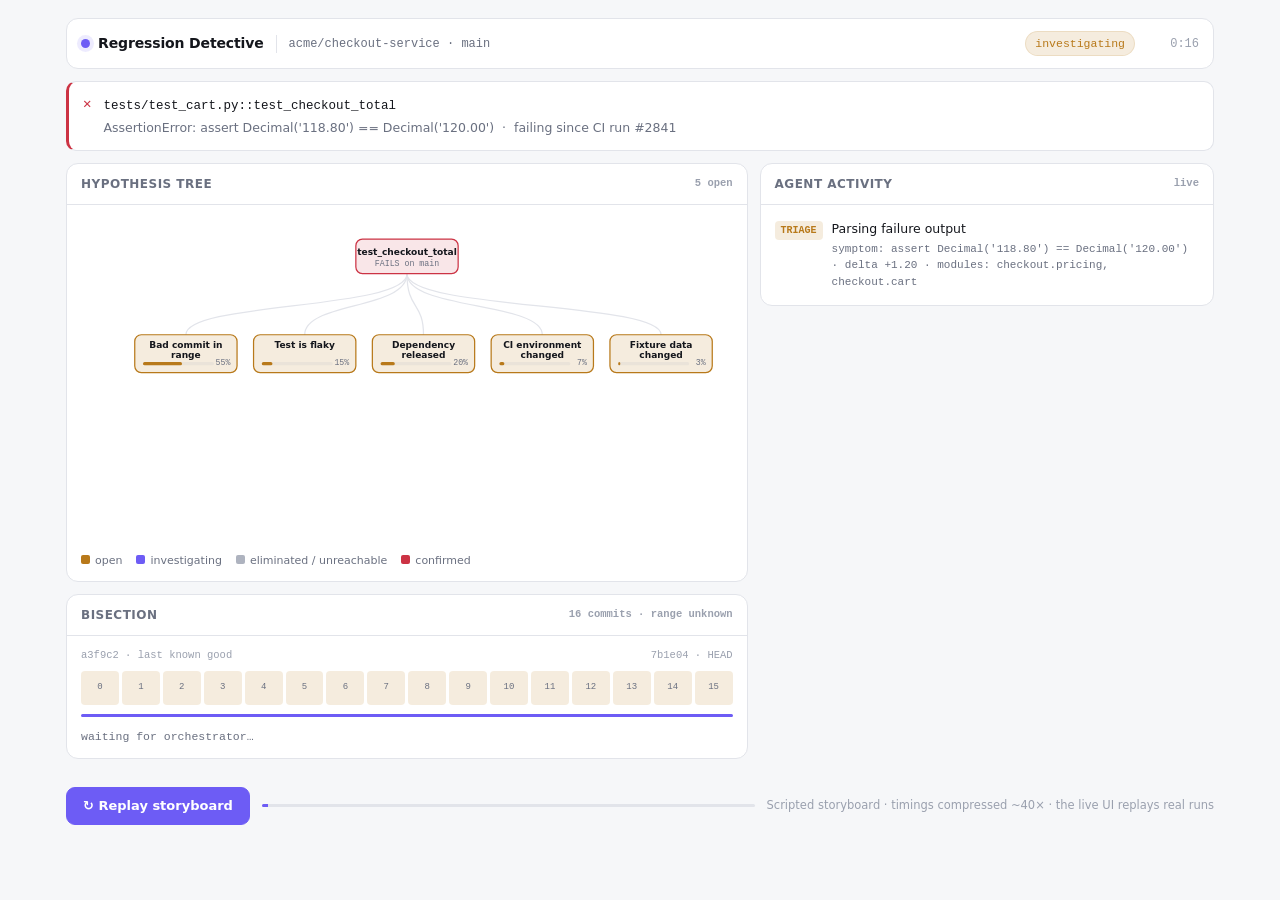
<file: demo/storyboard.html>
<!DOCTYPE html>
<html lang="en">
<head>
<meta charset="utf-8">
<meta name="viewport" content="width=device-width, initial-scale=1">
<title>Regression Detective — Storyboard</title>
<!--
  Scripted storyboard of one investigation (no backend needed). It mirrors eval case c1_single_defect.
  The real UI (`python -m detective serve`) renders actual runs and can replay any of them.
-->
<style>
:root{
  --bg:#f6f7f9; --panel:#ffffff; --panel-2:#fbfbfd; --border:#e2e4ea;
  --text:#14161c; --muted:#6a7080; --faint:#9aa0ae;
  --accent:#6d5cf5; --accent-soft:rgba(109,92,245,.12);
  --green:#12885f; --green-soft:rgba(18,136,95,.13);
  --red:#cc3344; --red-soft:rgba(204,51,68,.12);
  --amber:#b8791a; --amber-soft:rgba(184,121,26,.14);
  --grey:#aeb3bf; --grey-soft:rgba(174,179,191,.16);
  --mono:ui-monospace,"SF Mono",Menlo,Consolas,"Liberation Mono",monospace;
  --sans:system-ui,-apple-system,"Segoe UI",Roboto,Helvetica,Arial,sans-serif;
}
@media (prefers-color-scheme: dark){
  :root:not([data-theme="light"]){
    --bg:#0e1014; --panel:#16191f; --panel-2:#1b1f26; --border:#2a2f39;
    --text:#e8eaef; --muted:#959ba8; --faint:#6c7382;
    --accent:#8f80ff; --accent-soft:rgba(143,128,255,.16);
    --green:#3ac08c; --green-soft:rgba(58,192,140,.15);
    --red:#f2697c; --red-soft:rgba(242,105,124,.15);
    --amber:#e0a44a; --amber-soft:rgba(224,164,74,.16);
    --grey:#5b6271; --grey-soft:rgba(91,98,113,.2);
  }
}
:root[data-theme="dark"]{
  --bg:#0e1014; --panel:#16191f; --panel-2:#1b1f26; --border:#2a2f39;
  --text:#e8eaef; --muted:#959ba8; --faint:#6c7382;
  --accent:#8f80ff; --accent-soft:rgba(143,128,255,.16);
  --green:#3ac08c; --green-soft:rgba(58,192,140,.15);
  --red:#f2697c; --red-soft:rgba(242,105,124,.15);
  --amber:#e0a44a; --amber-soft:rgba(224,164,74,.16);
  --grey:#5b6271; --grey-soft:rgba(91,98,113,.2);
}
*{box-sizing:border-box}
body{margin:0;background:var(--bg);color:var(--text);font-family:var(--sans);
  font-size:14px;line-height:1.5;-webkit-font-smoothing:antialiased}
.wrap{max-width:1180px;margin:0 auto;padding:18px 16px 40px}
.appbar{display:flex;align-items:center;gap:12px;flex-wrap:wrap;
  background:var(--panel);border:1px solid var(--border);border-radius:12px;
  padding:12px 14px;margin-bottom:12px}
.brand{display:flex;align-items:center;gap:8px;font-weight:650;letter-spacing:-.01em}
.brand .dot{width:9px;height:9px;border-radius:50%;background:var(--accent);
  box-shadow:0 0 0 4px var(--accent-soft)}
.crumb{font-family:var(--mono);font-size:12px;color:var(--muted);
  border-left:1px solid var(--border);padding-left:12px;min-width:0;
  overflow:hidden;text-overflow:ellipsis;white-space:nowrap}
.spacer{flex:1 1 auto}
.pill{font-family:var(--mono);font-size:11.5px;padding:3px 9px;border-radius:999px;
  border:1px solid transparent;white-space:nowrap}
.pill.run{background:var(--amber-soft);color:var(--amber);border-color:var(--amber-soft)}
.pill.done{background:var(--green-soft);color:var(--green)}
.clock{font-family:var(--mono);font-size:12px;color:var(--faint);min-width:52px;text-align:right}
.banner{display:flex;gap:12px;align-items:flex-start;background:var(--panel);
  border:1px solid var(--border);border-left:3px solid var(--red);
  border-radius:10px;padding:12px 14px;margin-bottom:12px}
.banner .x{color:var(--red);font-weight:700;font-family:var(--mono);flex:0 0 auto}
.banner code{font-family:var(--mono);font-size:12.5px}
.banner .sub{color:var(--muted);font-size:12.5px;margin-top:3px}
.grid{display:grid;grid-template-columns:1fr;gap:12px}
@media(min-width:900px){.grid{grid-template-columns:minmax(0,1.5fr) minmax(0,1fr)}}
.col{display:flex;flex-direction:column;gap:12px;min-width:0}
.card{background:var(--panel);border:1px solid var(--border);border-radius:12px;overflow:hidden}
.card h3{margin:0;padding:11px 14px;font-size:12px;font-weight:650;letter-spacing:.04em;
  text-transform:uppercase;color:var(--muted);border-bottom:1px solid var(--border);
  display:flex;align-items:center;gap:8px}
.card h3 .tag{margin-left:auto;font-family:var(--mono);font-size:10.5px;
  text-transform:none;letter-spacing:0;color:var(--faint)}
.body{padding:12px 14px}
.treewrap{overflow-x:auto;padding:6px 10px 12px}
svg.tree{display:block;width:100%;min-width:660px;height:auto}
.nodebox{transition:opacity .5s ease}
.nodebox rect.bx{transition:fill .45s ease,stroke .45s ease}
.nodebox text{font-family:var(--sans);fill:var(--text);transition:fill .45s ease}
.nodebox .lbl{font-size:11px;font-weight:600}
.nodebox .pct{font-family:var(--mono);font-size:10px;fill:var(--muted)}
.edge{stroke:var(--border);stroke-width:1.5;fill:none;transition:stroke .45s ease}
.edge.dead{stroke-dasharray:3 3}
.bar-bg{fill:var(--grey-soft)}
.bar-fg{transition:width .7s cubic-bezier(.4,0,.2,1),fill .45s ease}
.ev{opacity:0;transition:opacity .45s ease}
.ev.show{opacity:1}
.ev text{font-family:var(--mono);font-size:9.5px}
.state-dead{opacity:.42}
.pulse{animation:pulse 1.1s ease-in-out infinite}
@keyframes pulse{0%,100%{opacity:1}50%{opacity:.35}}
.legend{display:flex;gap:14px;flex-wrap:wrap;padding:0 14px 12px;font-size:11px;color:var(--muted)}
.legend i{display:inline-block;width:9px;height:9px;border-radius:2px;margin-right:5px}
.striplbl{display:flex;justify-content:space-between;font-family:var(--mono);
  font-size:10.5px;color:var(--faint);margin-bottom:7px}
.strip{display:flex;gap:3px}
.c{flex:1 1 0;min-width:0;height:34px;border-radius:4px;background:var(--amber-soft);
  border:1px solid transparent;position:relative;
  transition:background .45s ease,opacity .45s ease,transform .25s ease,border-color .3s}
.c.out{background:var(--grey-soft);opacity:.4}
.c.pass{background:var(--green-soft);border-color:var(--green)}
.c.fail{background:var(--red-soft);border-color:var(--red)}
.c.probing{transform:translateY(-5px);border-color:var(--accent);box-shadow:0 0 0 3px var(--accent-soft)}
.c.culprit{background:var(--red);border-color:var(--red);transform:translateY(-5px);box-shadow:0 0 0 4px var(--red-soft)}
.c .n{position:absolute;inset:0;display:flex;align-items:center;justify-content:center;
  font-family:var(--mono);font-size:9px;color:var(--muted)}
.c.culprit .n{color:#fff;font-weight:700}
.probemsg{margin-top:11px;font-family:var(--mono);font-size:11.5px;color:var(--muted);
  min-height:18px;display:flex;align-items:center;gap:7px}
.spin{width:10px;height:10px;border:1.5px solid var(--accent);border-top-color:transparent;
  border-radius:50%;animation:spin .7s linear infinite;flex:0 0 auto}
@keyframes spin{to{transform:rotate(360deg)}}
.rangebar{margin-top:9px;height:3px;background:var(--grey-soft);border-radius:2px;overflow:hidden}
.rangebar i{display:block;height:100%;background:var(--accent);transition:width .6s ease,margin-left .6s ease}
.feed{max-height:430px;overflow-y:auto;padding:8px 0}
.row{display:flex;gap:9px;padding:7px 14px;font-size:12.5px;align-items:flex-start;animation:slidein .32s ease}
@keyframes slidein{from{opacity:0;transform:translateY(5px)}to{opacity:1;transform:none}}
.who{font-family:var(--mono);font-size:10px;padding:2px 6px;border-radius:4px;
  white-space:nowrap;flex:0 0 auto;margin-top:1px;font-weight:600}
.msg{min-width:0;color:var(--text)}
.msg .o{color:var(--muted);font-family:var(--mono);font-size:11px;display:block;margin-top:2px}
.ok{color:var(--green)} .no{color:var(--red)} .hl{color:var(--accent);font-weight:600}
.w-orch{background:var(--accent-soft);color:var(--accent)}
.w-tri{background:var(--amber-soft);color:var(--amber)}
.w-hyp{background:var(--accent-soft);color:var(--accent)}
.w-fla{background:var(--green-soft);color:var(--green)}
.w-bis{background:var(--red-soft);color:var(--red)}
.w-dep{background:var(--amber-soft);color:var(--amber)}
.w-exp{background:var(--green-soft);color:var(--green)}
.w-pat{background:var(--accent-soft);color:var(--accent)}
.w-ver{background:var(--grey-soft);color:var(--muted)}
.w-rag{background:var(--grey-soft);color:var(--muted)}
.report{opacity:0;max-height:0;overflow:hidden;transition:opacity .6s ease,max-height .6s ease}
.report.show{opacity:1;max-height:1600px}
.rgrid{display:grid;grid-template-columns:1fr;gap:10px}
@media(min-width:700px){.rgrid{grid-template-columns:1fr 1fr}}
.kv{background:var(--panel-2);border:1px solid var(--border);border-radius:9px;padding:11px 13px}
.kv .k{font-size:10.5px;text-transform:uppercase;letter-spacing:.05em;color:var(--faint);margin-bottom:5px}
.kv .v{font-family:var(--mono);font-size:12.5px;word-break:break-word}
pre.diff{background:var(--panel-2);border:1px solid var(--border);border-radius:9px;
  padding:11px 13px;font-family:var(--mono);font-size:11.5px;overflow-x:auto;margin:10px 0 0}
pre.diff .dm{color:var(--red)} pre.diff .dp{color:var(--green)} pre.diff .dc{color:var(--faint)}
.btns{display:flex;gap:9px;flex-wrap:wrap;margin-top:12px}
.btn{font:inherit;font-size:12.5px;padding:7px 13px;border-radius:8px;cursor:default;
  border:1px solid var(--border);background:var(--panel-2);color:var(--text)}
.btn.pri{background:var(--accent);border-color:var(--accent);color:#fff}
.ctl{display:flex;align-items:center;gap:12px;margin-top:14px;flex-wrap:wrap}
.replay{font:inherit;font-size:13px;padding:8px 16px;border-radius:9px;cursor:pointer;
  border:1px solid var(--accent);background:var(--accent);color:#fff;font-weight:550}
.replay:hover{opacity:.9}
.track{flex:1 1 180px;height:3px;background:var(--border);border-radius:2px;overflow:hidden}
.track i{display:block;height:100%;width:0;background:var(--accent);transition:width .3s linear}
.note{font-size:11.5px;color:var(--faint)}
</style>
</head>
<body>
<div class="wrap">
  <div class="appbar">
    <div class="brand"><span class="dot"></span>Regression Detective</div>
    <div class="crumb">acme/checkout-service · main</div>
    <div class="spacer"></div>
    <span class="pill run" id="status">investigating</span>
    <span class="clock" id="clock">0:00</span>
  </div>

  <div class="banner">
    <span class="x">✕</span>
    <div>
      <code>tests/test_cart.py::test_checkout_total</code>
      <div class="sub">AssertionError: assert Decimal('118.80') == Decimal('120.00') &nbsp;·&nbsp; failing since CI run #2841</div>
    </div>
  </div>

  <div class="grid">
    <div class="col">
      <div class="card">
        <h3>Hypothesis tree <span class="tag" id="treetag">5 open</span></h3>
        <div class="treewrap"><svg class="tree" id="tree" viewBox="0 0 800 400"
             xmlns="http://www.w3.org/2000/svg" preserveAspectRatio="xMidYMin meet"></svg></div>
        <div class="legend">
          <span><i style="background:var(--amber)"></i>open</span>
          <span><i style="background:var(--accent)"></i>investigating</span>
          <span><i style="background:var(--grey)"></i>eliminated / unreachable</span>
          <span><i style="background:var(--red)"></i>confirmed</span>
        </div>
      </div>
      <div class="card">
        <h3>Bisection <span class="tag" id="bistag">16 commits · range unknown</span></h3>
        <div class="body">
          <div class="striplbl"><span>a3f9c2 · last known good</span><span>7b1e04 · HEAD</span></div>
          <div class="strip" id="strip"></div>
          <div class="rangebar"><i id="rangebar" style="width:100%;margin-left:0"></i></div>
          <div class="probemsg" id="probemsg">waiting for orchestrator…</div>
        </div>
      </div>
    </div>
    <div class="col">
      <div class="card">
        <h3>Agent activity <span class="tag" id="feedtag">live</span></h3>
        <div class="feed" id="feed"></div>
      </div>
    </div>
  </div>

  <div class="card report" id="report" style="margin-top:12px">
    <h3>Root-cause report <span class="tag">verified</span></h3>
    <div class="body">
      <div class="rgrid">
        <div class="kv"><div class="k">Culprit commit</div>
          <div class="v">61bb90f · “cache line totals per item”</div></div>
        <div class="kv"><div class="k">Author / date</div>
          <div class="v">r.mehta · 3 days ago</div></div>
        <div class="kv"><div class="k">Classification</div>
          <div class="v">Defect — line totals cached per SKU survive a reprice</div></div>
        <div class="kv"><div class="k">Confidence</div>
          <div class="v"><span class="ok">0.97</span> · 12 of 13 claims evidence-backed · 1 inferred</div></div>
      </div>
      <pre class="diff"><span class="dc">--- a/checkout/pricing.py</span>
<span class="dc">+++ b/checkout/pricing.py</span>
<span class="dp">+_line_cache: dict = {}</span>
<span class="dp">+</span>
 def line_total(item) -&gt; Decimal:
<span class="dm">-    return item.unit_price * item.qty</span>
<span class="dp">+    if item.sku not in _line_cache:</span>
<span class="dp">+        _line_cache[item.sku] = item.unit_price * item.qty</span>
<span class="dp">+    return _line_cache[item.sku]</span></pre>
      <div class="kv" style="margin-top:10px">
        <div class="k">Why it breaks</div>
        <div class="v" style="font-family:var(--sans);font-size:13px">
          Line totals are now memoised per SKU on first use. The test adds 3 mugs at 39.60 (118.80), then the
          catalog price rises to 40.00 and <code>Cart.reprice()</code> updates the unit price — but the cached
          118.80 is returned instead of 120.00. PR #412 requires totals to reflect current catalog prices and
          PR #431 describes the cache as a pure performance change, so the commit is the defect, not the test.
        </div>
      </div>
      <pre class="diff"><span class="dc">proposed patch (validated: failing test passes, full suite 11 passed, 0 newly broken)</span>
<span class="dm">-    if item.sku not in _line_cache:</span>
<span class="dm">-        _line_cache[item.sku] = item.unit_price * item.qty</span>
<span class="dm">-    return _line_cache[item.sku]</span>
<span class="dp">+    key = (item.sku, item.unit_price, item.qty)</span>
<span class="dp">+    if key not in _line_cache:</span>
<span class="dp">+        _line_cache[key] = item.unit_price * item.qty</span>
<span class="dp">+    return _line_cache[key]</span></pre>
      <div class="btns">
        <span class="btn pri">Open draft PR</span>
        <span class="btn">View evidence log</span>
        <span class="btn">Export investigation</span>
      </div>
    </div>
  </div>

  <div class="ctl">
    <button class="replay" id="replay">↻ Replay storyboard</button>
    <div class="track"><i id="track"></i></div>
    <span class="note">Scripted storyboard · timings compressed ~40× · the live UI replays real runs</span>
  </div>
</div>

<script>
(function(){
  var SVGNS="http://www.w3.org/2000/svg";
  var HS=[
    {id:"h1",x:70, t1:"Bad commit in",  t2:"range",        p:55},
    {id:"h2",x:214,t1:"Test is flaky",  t2:"",             p:15},
    {id:"h3",x:358,t1:"Dependency",     t2:"released",     p:20},
    {id:"h4",x:502,t1:"CI environment", t2:"changed",      p:7},
    {id:"h5",x:646,t1:"Fixture data",   t2:"changed",      p:3}
  ];
  var BW=124, BH=46, HY=150, EY=248, EY2=316, RX=338, RY=34, RW=124, RH=42;
  var tree=document.getElementById("tree");
  var nodes={};
  function el(n,a){var e=document.createElementNS(SVGNS,n);for(var k in a)e.setAttribute(k,a[k]);return e;}
  function txt(x,y,s,c,anchor){var t=el("text",{x:x,y:y,"text-anchor":anchor||"middle"});
    t.setAttribute("class",c||"lbl");t.textContent=s;return t;}
  function buildTree(){
    tree.innerHTML="";
    HS.forEach(function(h){
      var d="M"+(RX+RW/2)+" "+(RY+RH)+" C "+(RX+RW/2)+" "+(HY-30)+", "+(h.x+BW/2)+" "+(HY-40)+", "+(h.x+BW/2)+" "+HY;
      var p=el("path",{d:d,"class":"edge"}); p.id="e-"+h.id; tree.appendChild(p);
    });
    var g=el("g",{"class":"nodebox"});
    g.appendChild(el("rect",{x:RX,y:RY,width:RW,height:RH,rx:8,"class":"bx",fill:"var(--red-soft)",stroke:"var(--red)","stroke-width":1.5}));
    g.appendChild(txt(RX+RW/2,RY+19,"test_checkout_total"));
    var s=txt(RX+RW/2,RY+33,"FAILS on main","pct"); s.setAttribute("fill","var(--red)"); g.appendChild(s);
    tree.appendChild(g);
    HS.forEach(function(h){
      var g=el("g",{"class":"nodebox"}); g.id="n-"+h.id;
      var r=el("rect",{x:h.x,y:HY,width:BW,height:BH,rx:8,"class":"bx",fill:"var(--amber-soft)",stroke:"var(--amber)","stroke-width":1.5}); g.appendChild(r);
      g.appendChild(txt(h.x+BW/2,HY+16,h.t1));
      if(h.t2) g.appendChild(txt(h.x+BW/2,HY+28,h.t2));
      g.appendChild(el("rect",{x:h.x+10,y:HY+BH-13,width:BW-38,height:4,rx:2,"class":"bar-bg"}));
      var fg=el("rect",{x:h.x+10,y:HY+BH-13,width:(BW-38)*h.p/100,height:4,rx:2,"class":"bar-fg"});
      fg.setAttribute("fill","var(--amber)"); g.appendChild(fg);
      var pc=txt(h.x+BW-8,HY+BH-9,h.p+"%","pct","end"); g.appendChild(pc);
      tree.appendChild(g);
      nodes[h.id]={g:g,rect:r,bar:fg,pct:pc,x:h.x};
    });
  }
  function setState(id,st){
    var n=nodes[id]; if(!n) return;
    var map={open:{f:"var(--amber-soft)",s:"var(--amber)"},active:{f:"var(--accent-soft)",s:"var(--accent)"},
      dead:{f:"var(--grey-soft)",s:"var(--grey)"},hit:{f:"var(--red-soft)",s:"var(--red)"}}[st];
    n.rect.setAttribute("fill",map.f); n.rect.setAttribute("stroke",map.s); n.bar.setAttribute("fill",map.s);
    n.g.classList.toggle("state-dead",st==="dead"); n.g.classList.toggle("pulse",st==="active");
    var e=document.getElementById("e-"+id);
    if(e){e.classList.toggle("dead",st==="dead");
      e.setAttribute("stroke",st==="dead"?"var(--grey)":(st==="hit"?"var(--red)":"var(--border)"));}
  }
  function setProb(id,p){var n=nodes[id]; if(!n) return; n.bar.setAttribute("width",(BW-38)*p/100); n.pct.textContent=(p<1?"<1":p)+"%";}
  function addEv(id,label,tone,second){
    var n=nodes[id]; if(!n) return;
    var y=second?EY2:EY, w=136, x=n.x+BW/2-w/2;
    var g=el("g",{"class":"ev"});
    var col={ok:"var(--green)",no:"var(--red)",dim:"var(--grey)"}[tone]||"var(--grey)";
    var fill={ok:"var(--green-soft)",no:"var(--red-soft)",dim:"var(--grey-soft)"}[tone];
    g.appendChild(el("path",{d:"M"+(n.x+BW/2)+" "+(second?EY+34:HY+BH)+" L "+(n.x+BW/2)+" "+y,"class":"edge",stroke:col}));
    g.appendChild(el("rect",{x:x,y:y,width:w,height:34,rx:7,fill:fill,stroke:col,"stroke-width":1}));
    var parts=label.split("|");
    var t1=txt(n.x+BW/2,y+14,parts[0],"pct"); t1.setAttribute("fill",col); g.appendChild(t1);
    if(parts[1]){var t2=txt(n.x+BW/2,y+26,parts[1],"pct"); t2.setAttribute("fill","var(--muted)"); g.appendChild(t2);}
    tree.appendChild(g);
    requestAnimationFrame(function(){g.classList.add("show");});
  }
  var N=16, strip=document.getElementById("strip"), cells=[];
  function buildStrip(){
    strip.innerHTML=""; cells=[];
    for(var i=0;i<N;i++){var d=document.createElement("div"); d.className="c";
      var s=document.createElement("span"); s.className="n"; s.textContent=i; d.appendChild(s); strip.appendChild(d); cells.push(d);}
  }
  function range(lo,hi){
    for(var i=0;i<N;i++) if(i<lo||i>hi) cells[i].classList.add("out");
    var bar=document.getElementById("rangebar");
    bar.style.marginLeft=(lo/N*100)+"%"; bar.style.width=((hi-lo+1)/N*100)+"%";
    document.getElementById("bistag").textContent="16 commits · "+(hi-lo+1)+" in range";
  }
  function probe(i){cells[i].classList.add("probing");}
  function verdict(i,pass){cells[i].classList.remove("probing"); cells[i].classList.add(pass?"pass":"fail");}
  function culprit(i){cells[i].classList.remove("probing","fail");cells[i].classList.add("culprit");}
  function pmsg(html,spin){document.getElementById("probemsg").innerHTML=(spin?'<span class="spin"></span>':'')+html;}
  var feed=document.getElementById("feed"), rows=0;
  function say(who,cls,html){
    var r=document.createElement("div"); r.className="row";
    var w=document.createElement("span"); w.className="who "+cls; w.textContent=who;
    var m=document.createElement("span"); m.className="msg"; m.innerHTML=html;
    r.appendChild(w); r.appendChild(m); feed.appendChild(r); feed.scrollTop=feed.scrollHeight;
    rows++;
  }
  var timers=[], t0=0, TOTAL=33000, clockInt=null;
  function at(ms,fn){timers.push(setTimeout(fn,ms));}
  var tag=function(t){document.getElementById("treetag").textContent=t;};
  var script=[
    [200,  function(){say("TRIAGE","w-tri","Parsing failure output<span class='o'>symptom: assert Decimal('118.80') == Decimal('120.00') · delta +1.20 · modules: checkout.pricing, checkout.cart</span>");}],
    [1400, function(){say("RAG","w-rag","Retrieving similar past failures<span class='o'>4 hits in CI archive · 3 resolved as pricing defects</span>");}],
    [2600, function(){say("TRIAGE","w-tri","Search window established<span class='o'>last green a3f9c2 → HEAD 7b1e04 · 16 commits · 6 touch the test's import closure</span>");
                      range(0,15); pmsg("range set · 16 candidate commits");}],
    [3900, function(){say("HYPOTHESIS","w-hyp","5 candidates generated, priors seeded from history<span class='o'>flakiness prior lowered — this test has no flake record</span>");}],
    [5200, function(){say("ORCHESTRATOR","w-orch","Selecting next action by <span class='hl'>information gain ÷ cost</span><span class='o'>bisection needs verified endpoints first · flakiness check: 0.52 bits / ~11s vs lockfile diff: 0.16 bits / ~5s</span>");
                      setState("h2","active");}],
    [6600, function(){pmsg("flakiness agent: 20 runs at HEAD and 20 at last-good",1);}],
    [7900, function(){say("FLAKINESS","w-fla","20 runs at last-good → <span class='ok'>20 passed</span> · HEAD 20/20 fail<span class='o'>deterministic · H2 eliminated by experiment</span>");
                      setState("h2","dead"); setProb("h2",1); addEv("h2","20/20 pass|deterministic","dim");
                      setProb("h1",84); setProb("h3",11); setProb("h4",1); setProb("h5",1); tag("4 open · 1 eliminated");}],
    [9200, function(){say("ORCHESTRATOR","w-orch","Dispatching bisection and dependency check in parallel");
                      setState("h1","active"); setState("h3","active");}],
    [10100,function(){pmsg("probe 1/4 — checkout c07, install, run test",1); probe(7);}],
    [11600,function(){verdict(7,true); range(8,15);
                      say("BISECTION","w-bis","probe c07 → <span class='ok'>PASS</span><span class='o'>lower half eliminated · 8 commits remain</span>");}],
    [12400,function(){say("DEPENDENCY","w-dep","Lockfile diff across window<span class='o'>pydantic 2.6.1 → 2.7.0 released inside window</span>");}],
    [13200,function(){pmsg("probe 2/4 — checkout c11, install, run test",1); probe(11);}],
    [14700,function(){verdict(11,false); range(8,11);
                      say("BISECTION","w-bis","probe c11 → <span class='no'>FAIL</span><span class='o'>upper half eliminated · 4 commits remain</span>");}],
    [15600,function(){say("DEPENDENCY","w-dep","Pinned pydantic back to 2.6.1, re-ran test → <span class='no'>still fails</span><span class='o'>H3 eliminated by experiment, not by reasoning</span>");
                      setState("h3","dead"); setProb("h3",1); addEv("h3","pin 2.6.1|still fails","dim");
                      setProb("h1",92); tag("3 open · 2 eliminated");}],
    [16600,function(){pmsg("probe 3/4 — checkout c09, install, run test",1); probe(9);}],
    [18000,function(){verdict(9,true); range(10,11);
                      say("BISECTION","w-bis","probe c09 → <span class='ok'>PASS</span><span class='o'>2 commits remain</span>");}],
    [18800,function(){say("ENVIRONMENT","w-ver","Cheap eliminations alongside bisection<span class='o'>runner digest unchanged · static scan: no network fixtures (unreachable, not tested)</span>");
                      setState("h4","dead"); setState("h5","dead"); setProb("h4",1); setProb("h5",1);
                      addEv("h4","runner digest|unchanged","dim"); addEv("h5","static scan|unreachable","dim"); tag("1 open · 4 eliminated");}],
    [19800,function(){pmsg("probe 4/4 — checkout c10, install, run test",1); probe(10);}],
    [21200,function(){verdict(10,true); range(11,11);
                      say("BISECTION","w-bis","probe c10 → <span class='ok'>PASS</span> · candidate 61bb90f<span class='o'>4 probes · the log2 minimum for 16 commits</span>");
                      addEv("h1","4 probes|candidate 61bb90f","no");}],
    [22300,function(){pmsg("counterfactual — revert 61bb90f at HEAD, run test",1);}],
    [23300,function(){say("BISECTION","w-bis","revert 61bb90f at HEAD → <span class='ok'>PASS</span><span class='o'>counterfactual confirmed: the culprit explains the failure</span>");
                      culprit(11); setState("h1","hit"); setProb("h1",97);
                      pmsg("<span style='color:var(--red);font-weight:600'>culprit: 61bb90f</span> — cache line totals per item");
                      tag("1 confirmed · 4 eliminated");}],
    [24400,function(){say("RAG","w-rag","Retrieving context for culprit diff<span class='o'>pricing.py call graph · PR #412 · PR #431 · 2 prior changes to these files</span>");}],
    [25800,function(){say("EXPLANATION","w-exp","Line totals cached per SKU survive a reprice<span class='o'>cached 118.80 returned after the price rises to 40.00 · PR #412 requires current prices → defect, not stale test</span>");
                      addEv("h1","defect, not|stale test","no",true);}],
    [27400,function(){say("PATCH","w-pat","Candidate patch applied, full suite run<span class='o'>cache keyed by (sku, price, qty) · 11 passed, 0 newly broken</span>");}],
    [28800,function(){say("VERIFIER","w-ver","Auditing 13 claims against evidence log<span class='o'>12/13 backed by recorded tool output · 1 inferred · 0 unsupported · confidence 0.97</span>");}],
    [30200,function(){say("ORCHESTRATOR","w-orch","Investigation complete — draft PR opened for review<span class='o'>no merge, no push to main</span>");
                      document.getElementById("status").textContent="resolved";
                      document.getElementById("status").className="pill done";
                      document.getElementById("feedtag").textContent=rows+" events";
                      document.getElementById("report").classList.add("show");}],
    [31000,function(){document.getElementById("report").scrollIntoView({behavior:"smooth",block:"nearest"});}]
  ];
  function reset(){
    timers.forEach(clearTimeout); timers=[]; if(clockInt) clearInterval(clockInt);
    feed.innerHTML=""; rows=0; buildTree(); buildStrip();
    document.getElementById("report").classList.remove("show");
    document.getElementById("status").textContent="investigating";
    document.getElementById("status").className="pill run";
    tag("5 open");
    document.getElementById("bistag").textContent="16 commits · range unknown";
    document.getElementById("feedtag").textContent="live";
    document.getElementById("rangebar").style.width="100%";
    document.getElementById("rangebar").style.marginLeft="0";
    document.getElementById("track").style.width="0";
    pmsg("waiting for orchestrator…");
    document.getElementById("clock").textContent="0:00";
  }
  function run(){
    reset(); t0=Date.now();
    clockInt=setInterval(function(){
      var e=Date.now()-t0, s=Math.floor(e/1000*40);
      document.getElementById("clock").textContent=Math.floor(s/60)+":"+String(s%60).padStart(2,"0");
      document.getElementById("track").style.width=Math.min(100,e/TOTAL*100)+"%";
      if(e>TOTAL) clearInterval(clockInt);
    },100);
    script.forEach(function(s){at(s[0],s[1]);});
  }
  document.getElementById("replay").addEventListener("click",run);
  buildTree(); buildStrip();
  setTimeout(run,600);
})();
</script>
</body>
</html>
</file>
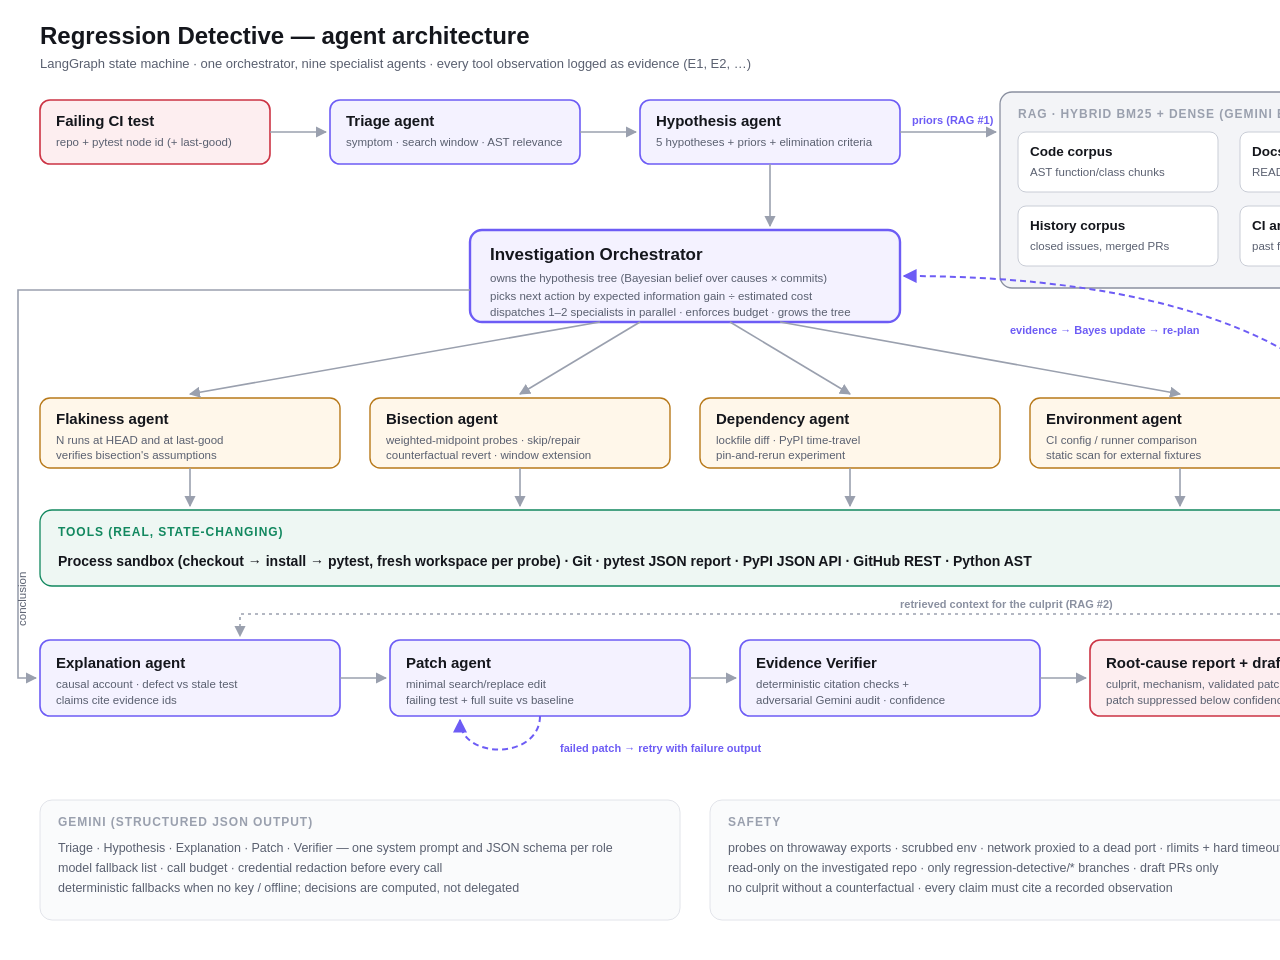
<file: docs/img/architecture.html>
<!DOCTYPE html>
<html><head><meta charset="utf-8"><title>Regression Detective architecture</title>
<style>
body{margin:0;background:#fff;font-family:-apple-system,"Segoe UI",Roboto,Helvetica,Arial,sans-serif}
svg{display:block}
.box{fill:#f4f2ff;stroke:#6d5cf5;stroke-width:1.6}
.spec{fill:#fff7ea;stroke:#b8791a;stroke-width:1.4}
.tool{fill:#eef7f3;stroke:#12885f;stroke-width:1.3}
.rag{fill:#f3f4f7;stroke:#8a90a0;stroke-width:1.3}
.out{fill:#fdeef0;stroke:#cc3344;stroke-width:1.6}
.t{font-size:15px;font-weight:650;fill:#14161c}
.s{font-size:11.5px;fill:#5a6070}
.e{stroke:#9aa0ae;stroke-width:1.6;fill:none;marker-end:url(#a)}
.fb{stroke:#6d5cf5;stroke-width:2;fill:none;marker-end:url(#ap);stroke-dasharray:6 4}
.lbl{font-size:11px;fill:#6d5cf5;font-weight:600}
.h{font-size:12px;font-weight:700;fill:#9aa0ae;letter-spacing:.08em}
</style></head><body>
<svg width="1500" height="960" viewBox="0 0 1500 960" xmlns="http://www.w3.org/2000/svg">
<defs>
 <marker id="a" viewBox="0 0 10 10" refX="9" refY="5" markerWidth="7" markerHeight="7" orient="auto"><path d="M0 0L10 5L0 10z" fill="#9aa0ae"/></marker>
 <marker id="ap" viewBox="0 0 10 10" refX="9" refY="5" markerWidth="7" markerHeight="7" orient="auto"><path d="M0 0L10 5L0 10z" fill="#6d5cf5"/></marker>
</defs>
<text x="40" y="44" style="font-size:24px;font-weight:700;fill:#14161c">Regression Detective — agent architecture</text>
<text x="40" y="68" class="s" style="font-size:13px">LangGraph state machine · one orchestrator, nine specialist agents · every tool observation logged as evidence (E1, E2, …)</text>

<!-- input -->
<rect x="40" y="100" width="230" height="64" rx="10" class="out"/>
<text x="56" y="126" class="t">Failing CI test</text>
<text x="56" y="146" class="s">repo + pytest node id (+ last-good)</text>

<!-- triage / hypothesis -->
<rect x="330" y="100" width="250" height="64" rx="10" class="box"/>
<text x="346" y="126" class="t">Triage agent</text>
<text x="346" y="146" class="s">symptom · search window · AST relevance</text>
<rect x="640" y="100" width="260" height="64" rx="10" class="box"/>
<text x="656" y="126" class="t">Hypothesis agent</text>
<text x="656" y="146" class="s">5 hypotheses + priors + elimination criteria</text>
<path d="M270 132 H326" class="e"/><path d="M580 132 H636" class="e"/>

<!-- RAG -->
<rect x="1000" y="92" width="460" height="196" rx="12" class="rag"/>
<text x="1018" y="118" class="h">RAG · HYBRID BM25 + DENSE (GEMINI EMBEDDINGS) · RRF</text>
<rect x="1018" y="132" width="200" height="60" rx="8" fill="#fff" stroke="#c9cdd6"/><text x="1030" y="156" class="t" style="font-size:13.5px">Code corpus</text><text x="1030" y="176" class="s">AST function/class chunks</text>
<rect x="1240" y="132" width="200" height="60" rx="8" fill="#fff" stroke="#c9cdd6"/><text x="1252" y="156" class="t" style="font-size:13.5px">Docs corpus</text><text x="1252" y="176" class="s">README, design notes, ADRs</text>
<rect x="1018" y="206" width="200" height="60" rx="8" fill="#fff" stroke="#c9cdd6"/><text x="1030" y="230" class="t" style="font-size:13.5px">History corpus</text><text x="1030" y="250" class="s">closed issues, merged PRs</text>
<rect x="1240" y="206" width="200" height="60" rx="8" fill="#fff" stroke="#c9cdd6"/><text x="1252" y="230" class="t" style="font-size:13.5px">CI archive</text><text x="1252" y="250" class="s">past failures + resolution</text>
<path d="M900 132 H996" class="e"/><text x="912" y="124" class="lbl">priors (RAG #1)</text>

<!-- orchestrator -->
<rect x="470" y="230" width="430" height="92" rx="12" class="box" style="stroke-width:2.4"/>
<text x="490" y="260" class="t" style="font-size:17px">Investigation Orchestrator</text>
<text x="490" y="282" class="s">owns the hypothesis tree (Bayesian belief over causes × commits)</text>
<text x="490" y="300" class="s">picks next action by expected information gain ÷ estimated cost</text>
<text x="490" y="316" class="s">dispatches 1–2 specialists in parallel · enforces budget · grows the tree</text>
<path d="M770 164 V226" class="e"/>

<!-- specialists -->
<rect x="40" y="398" width="300" height="70" rx="10" class="spec"/><text x="56" y="424" class="t">Flakiness agent</text><text x="56" y="444" class="s">N runs at HEAD and at last-good</text><text x="56" y="459" class="s">verifies bisection's assumptions</text>
<rect x="370" y="398" width="300" height="70" rx="10" class="spec"/><text x="386" y="424" class="t">Bisection agent</text><text x="386" y="444" class="s">weighted-midpoint probes · skip/repair</text><text x="386" y="459" class="s">counterfactual revert · window extension</text>
<rect x="700" y="398" width="300" height="70" rx="10" class="spec"/><text x="716" y="424" class="t">Dependency agent</text><text x="716" y="444" class="s">lockfile diff · PyPI time-travel</text><text x="716" y="459" class="s">pin-and-rerun experiment</text>
<rect x="1030" y="398" width="300" height="70" rx="10" class="spec"/><text x="1046" y="424" class="t">Environment agent</text><text x="1046" y="444" class="s">CI config / runner comparison</text><text x="1046" y="459" class="s">static scan for external fixtures</text>
<path d="M600 322 L190 394" class="e"/><path d="M640 322 L520 394" class="e"/><path d="M730 322 L850 394" class="e"/><path d="M780 322 L1180 394" class="e"/>

<!-- tools -->
<rect x="40" y="510" width="1290" height="76" rx="12" class="tool"/>
<text x="58" y="536" class="h" style="fill:#12885f">TOOLS (REAL, STATE-CHANGING)</text>
<text x="58" y="566" class="t" style="font-size:14px">Process sandbox (checkout → install → pytest, fresh workspace per probe)  ·  Git  ·  pytest JSON report  ·  PyPI JSON API  ·  GitHub REST  ·  Python AST</text>
<path d="M190 468 V506" class="e"/><path d="M520 468 V506" class="e"/><path d="M850 468 V506" class="e"/><path d="M1180 468 V506" class="e"/>

<!-- feedback edge -->
<path d="M1340 548 C1440 548, 1440 276, 904 276" class="fb"/>
<text x="1010" y="334" class="lbl">evidence → Bayes update → re-plan</text>

<!-- downstream -->
<rect x="40" y="640" width="300" height="76" rx="10" class="box"/><text x="56" y="668" class="t">Explanation agent</text><text x="56" y="688" class="s">causal account · defect vs stale test</text><text x="56" y="704" class="s">claims cite evidence ids</text>
<rect x="390" y="640" width="300" height="76" rx="10" class="box"/><text x="406" y="668" class="t">Patch agent</text><text x="406" y="688" class="s">minimal search/replace edit</text><text x="406" y="704" class="s">failing test + full suite vs baseline</text>
<rect x="740" y="640" width="300" height="76" rx="10" class="box"/><text x="756" y="668" class="t">Evidence Verifier</text><text x="756" y="688" class="s">deterministic citation checks +</text><text x="756" y="704" class="s">adversarial Gemini audit · confidence</text>
<rect x="1090" y="640" width="370" height="76" rx="10" class="out"/><text x="1106" y="668" class="t">Root-cause report + draft PR</text><text x="1106" y="688" class="s">culprit, mechanism, validated patch</text><text x="1106" y="704" class="s">patch suppressed below confidence threshold</text>
<path d="M340 678 H386" class="e"/><path d="M690 678 H736" class="e"/><path d="M1040 678 H1086" class="e"/>
<path d="M470 290 H18 V678 H36" class="e"/><text x="26" y="626" class="s" transform="rotate(-90 26 626)">conclusion</text>
<path d="M540 716 C540 760, 460 760, 460 720" class="fb"/><text x="560" y="752" class="lbl">failed patch → retry with failure output</text>
<path d="M1460 220 H1488 V614 H240 V636" class="e" style="stroke-dasharray:3 4"/><text x="900" y="608" class="lbl" style="fill:#8a90a0">retrieved context for the culprit (RAG #2)</text>

<!-- llm + safety footer -->
<rect x="40" y="800" width="640" height="120" rx="12" fill="#fafbfc" stroke="#e2e4ea"/>
<text x="58" y="826" class="h">GEMINI (STRUCTURED JSON OUTPUT)</text>
<text x="58" y="852" class="s" style="font-size:12.5px">Triage · Hypothesis · Explanation · Patch · Verifier — one system prompt and JSON schema per role</text>
<text x="58" y="872" class="s" style="font-size:12.5px">model fallback list · call budget · credential redaction before every call</text>
<text x="58" y="892" class="s" style="font-size:12.5px">deterministic fallbacks when no key / offline; decisions are computed, not delegated</text>
<rect x="710" y="800" width="750" height="120" rx="12" fill="#fafbfc" stroke="#e2e4ea"/>
<text x="728" y="826" class="h">SAFETY</text>
<text x="728" y="852" class="s" style="font-size:12.5px">probes on throwaway exports · scrubbed env · network proxied to a dead port · rlimits + hard timeout</text>
<text x="728" y="872" class="s" style="font-size:12.5px">read-only on the investigated repo · only regression-detective/* branches · draft PRs only</text>
<text x="728" y="892" class="s" style="font-size:12.5px">no culprit without a counterfactual · every claim must cite a recorded observation</text>
</svg></body></html>
</file>
